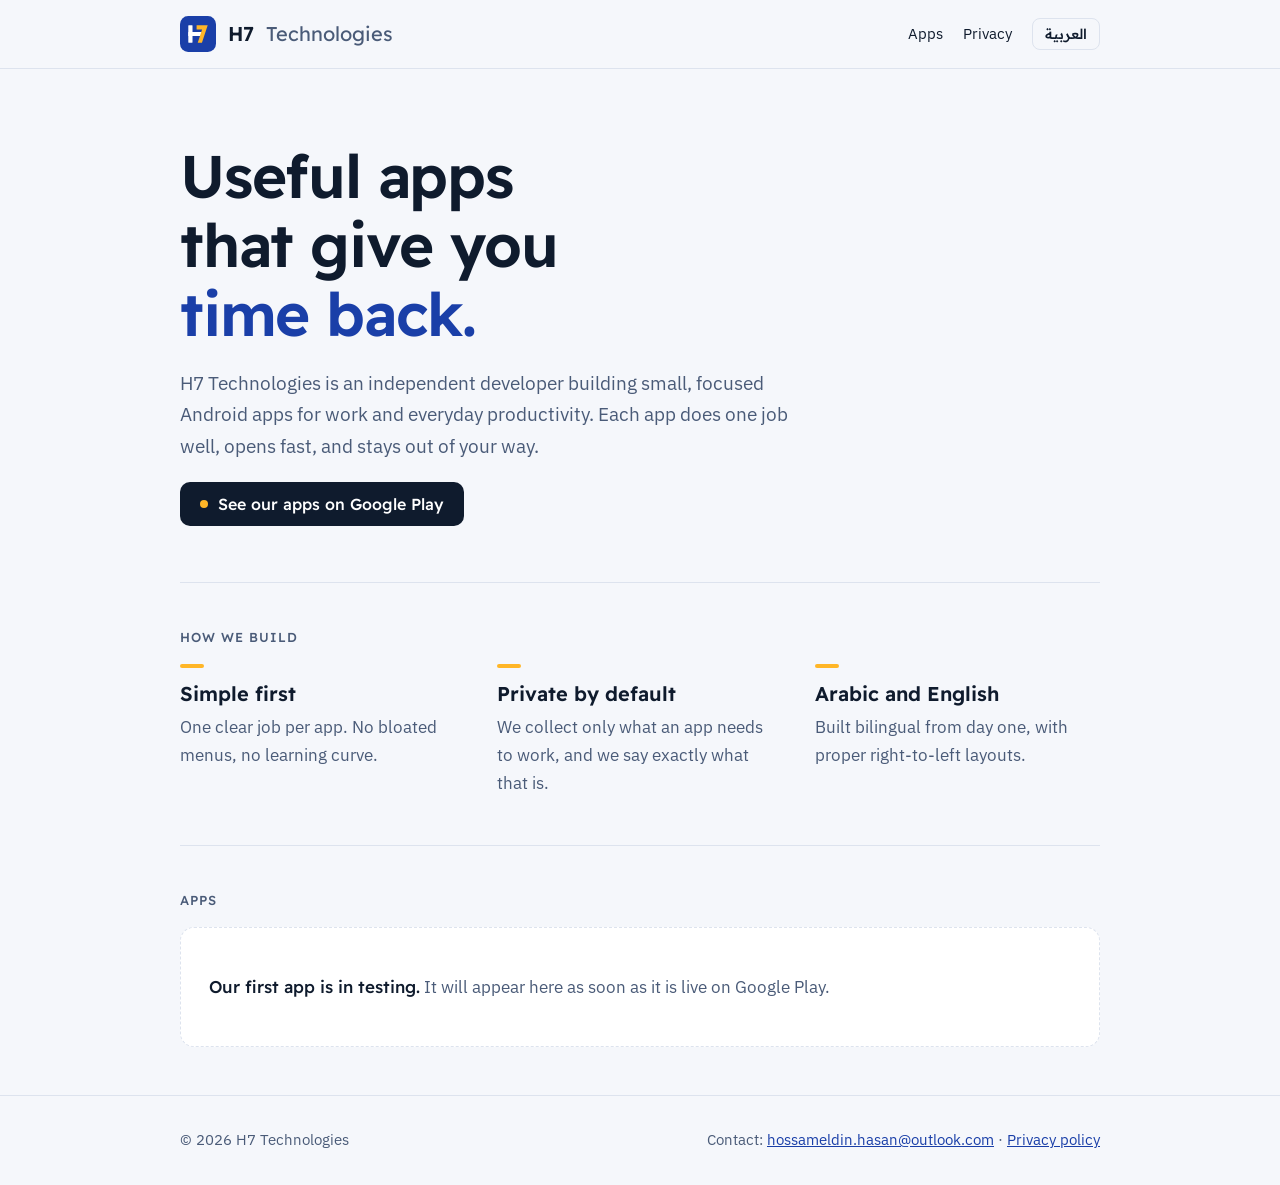
<file: index.html>
<!doctype html>
<html lang="en" dir="ltr">
<head>
<meta charset="utf-8">
<meta name="viewport" content="width=device-width, initial-scale=1">
<title>H7 Technologies</title>
<meta name="description" content="H7 Technologies builds simple, useful Android apps for work and everyday productivity.">
<meta property="og:title" content="H7 Technologies">
<meta property="og:description" content="Useful apps that give you time back.">
<meta property="og:image" content="assets/og-image.png">
<link rel="icon" href="assets/favicon.svg" type="image/svg+xml">
<link rel="apple-touch-icon" href="assets/icon-192.png">
<link rel="preconnect" href="https://fonts.googleapis.com">
<link rel="preconnect" href="https://fonts.gstatic.com" crossorigin>
<link rel="stylesheet" href="https://fonts.googleapis.com/css2?family=Readex+Pro:wght@400;500;600&family=IBM+Plex+Sans:wght@400;500&family=IBM+Plex+Sans+Arabic:wght@400;500&display=swap">
<link rel="stylesheet" href="assets/site.css">
<script src="assets/lang.js"></script>
</head>
<body>
<header class="bar">
  <div class="wrap">
    <a class="brand" href="./"><img src="assets/favicon.svg" alt="">H7<span>Technologies</span></a>
    <nav>
      <a class="hide-sm" href="#apps"><span class="en">Apps</span><span class="ar">التطبيقات</span></a>
      <a href="privacy.html"><span class="en">Privacy</span><span class="ar">الخصوصية</span></a>
      <button class="lang" type="button" data-lang-toggle><span class="en">العربية</span><span class="ar">English</span></button>
    </nav>
  </div>
</header>

<main class="wrap">
  <div class="hero">
    <h1 class="en">Useful apps that give you <em>time back.</em></h1>
    <h1 class="ar">تطبيقات مفيدة <em>توفّر وقتك.</em></h1>
    <p class="en">H7 Technologies is an independent developer building small, focused Android apps for work and everyday productivity. Each app does one job well, opens fast, and stays out of your way.</p>
    <p class="ar">H7 للتقنية مطوّر مستقل يبني تطبيقات أندرويد صغيرة ومركّزة للعمل والإنتاجية اليومية. كل تطبيق يؤدي مهمة واحدة بإتقان، يفتح بسرعة، ولا يزعجك.</p>
    <!-- Replace href with your Play developer page URL once your first app is live -->
    <a class="cta" href="https://play.google.com/store/apps/developer?id=H7+Technologies"><span class="dot"></span><span class="en">See our apps on Google Play</span><span class="ar">تطبيقاتنا على Google Play</span></a>
  </div>

  <section>
    <div class="eyebrow"><span class="en">How we build</span><span class="ar">كيف نبني</span></div>
    <div class="principles">
      <div>
        <h3 class="en">Simple first</h3><h3 class="ar">البساطة أولًا</h3>
        <p class="en">One clear job per app. No bloated menus, no learning curve.</p>
        <p class="ar">مهمة واحدة واضحة لكل تطبيق. بلا قوائم مزدحمة ولا وقت للتعلّم.</p>
      </div>
      <div>
        <h3 class="en">Private by default</h3><h3 class="ar">الخصوصية افتراضيًا</h3>
        <p class="en">We collect only what an app needs to work, and we say exactly what that is.</p>
        <p class="ar">نجمع فقط ما يحتاجه التطبيق ليعمل، ونوضّح ذلك بالتفصيل.</p>
      </div>
      <div>
        <h3 class="en">Arabic and English</h3><h3 class="ar">عربي وإنجليزي</h3>
        <p class="en">Built bilingual from day one, with proper right-to-left layouts.</p>
        <p class="ar">ثنائية اللغة من اليوم الأول، مع دعم صحيح للكتابة من اليمين لليسار.</p>
      </div>
    </div>
  </section>

  <section id="apps">
    <div class="eyebrow"><span class="en">Apps</span><span class="ar">التطبيقات</span></div>
    <div class="empty">
      <p class="en"><strong>Our first app is in testing.</strong> It will appear here as soon as it is live on Google Play.</p>
      <p class="ar"><strong>تطبيقنا الأول قيد الاختبار.</strong> سيظهر هنا فور نشره على Google Play.</p>
    </div>
  </section>
</main>

<footer>
  <div class="wrap">
    <span>© 2026 H7 Technologies</span>
    <span><span class="en">Contact:</span><span class="ar">تواصل معنا:</span> <a href="mailto:hossameldin.hasan@outlook.com">hossameldin.hasan@outlook.com</a> · <a href="privacy.html"><span class="en">Privacy policy</span><span class="ar">سياسة الخصوصية</span></a></span>
  </div>
</footer>
</body>
</html>
</file>
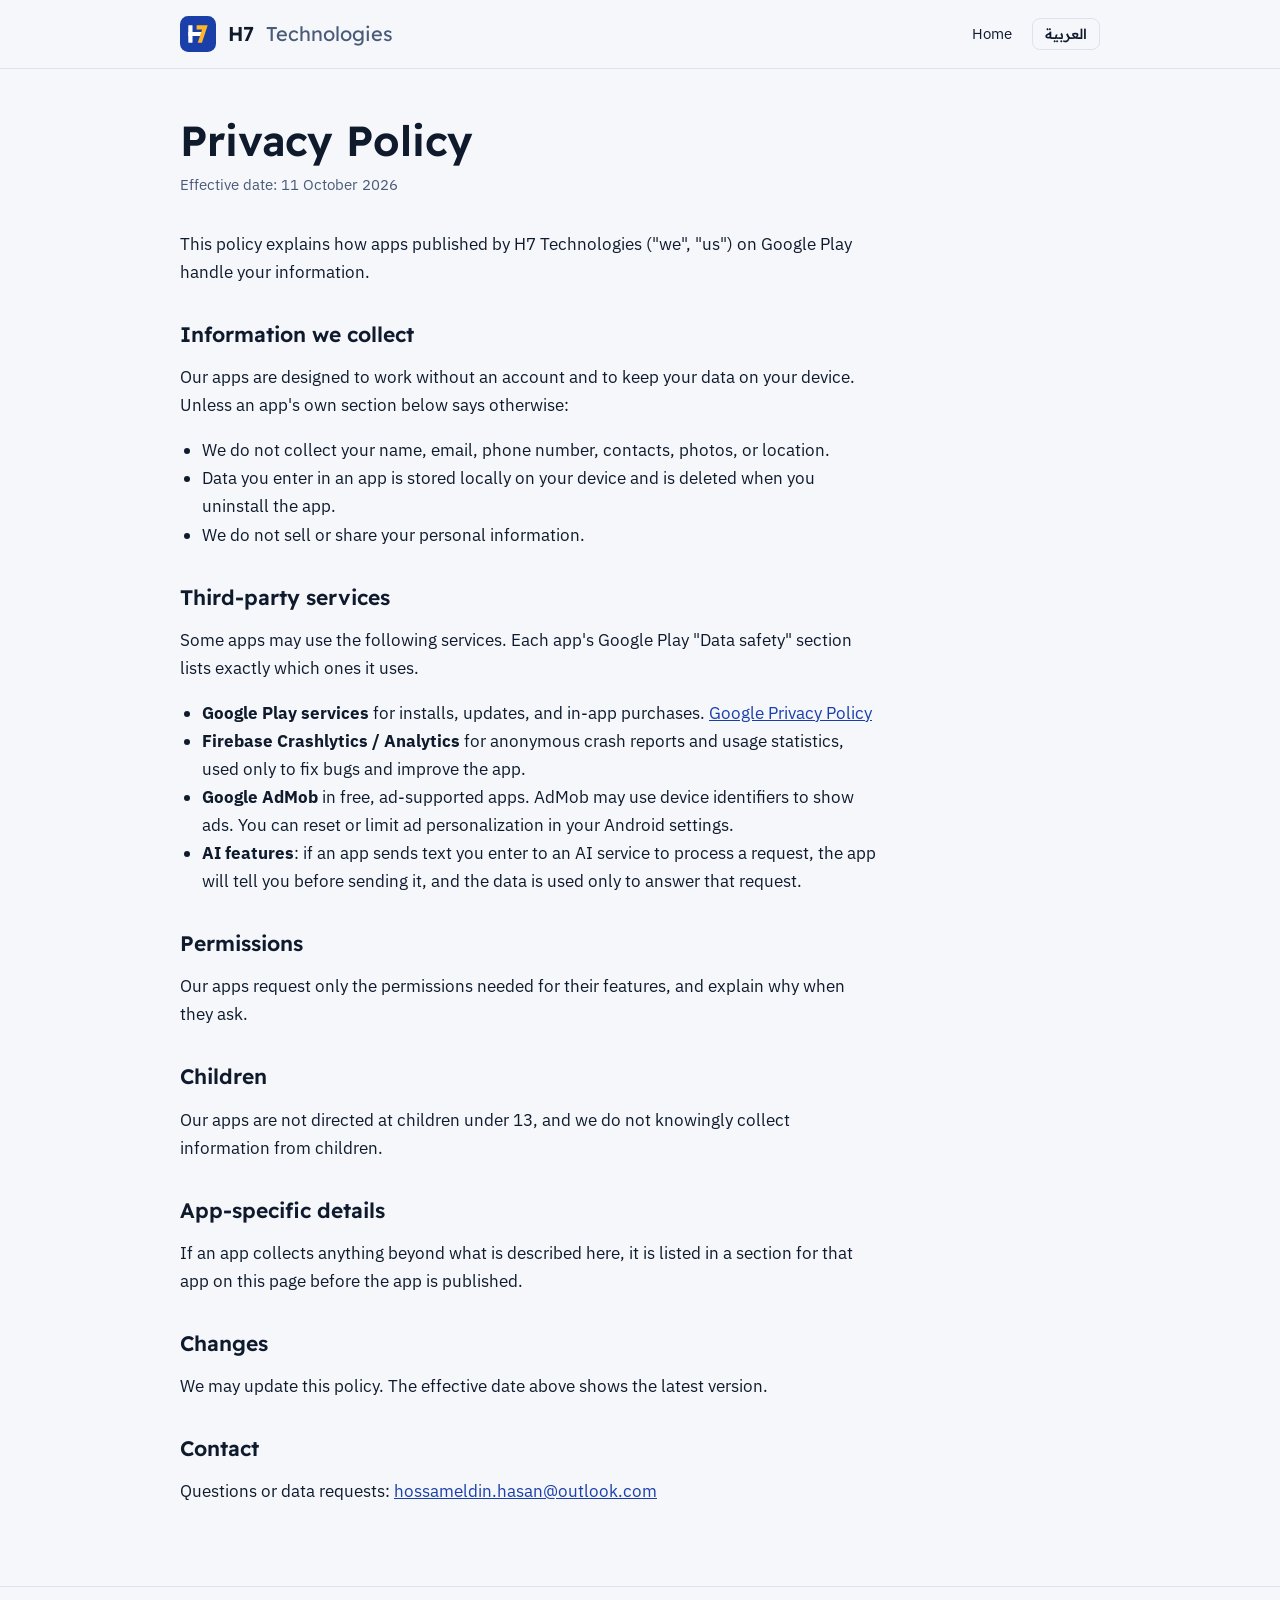
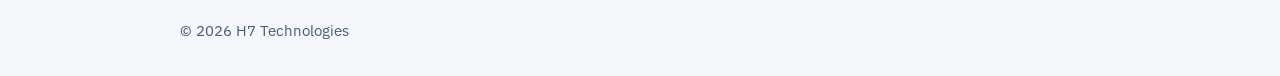
<file: privacy.html>
<!doctype html>
<html lang="en" dir="ltr">
<head>
<meta charset="utf-8">
<meta name="viewport" content="width=device-width, initial-scale=1">
<title>Privacy Policy · H7 Technologies</title>
<link rel="icon" href="assets/favicon.svg" type="image/svg+xml">
<link rel="preconnect" href="https://fonts.googleapis.com">
<link rel="preconnect" href="https://fonts.gstatic.com" crossorigin>
<link rel="stylesheet" href="https://fonts.googleapis.com/css2?family=Readex+Pro:wght@400;500;600&family=IBM+Plex+Sans:wght@400;500&family=IBM+Plex+Sans+Arabic:wght@400;500&display=swap">
<link rel="stylesheet" href="assets/site.css">
<script src="assets/lang.js"></script>
</head>
<body>
<header class="bar">
  <div class="wrap">
    <a class="brand" href="./"><img src="assets/favicon.svg" alt="">H7<span>Technologies</span></a>
    <nav>
      <a href="./"><span class="en">Home</span><span class="ar">الرئيسية</span></a>
      <button class="lang" type="button" data-lang-toggle><span class="en">العربية</span><span class="ar">English</span></button>
    </nav>
  </div>
</header>

<main class="wrap">
<article class="doc en">
  <h1>Privacy Policy</h1>
  <p class="meta">Effective date: 11 October 2026</p>
  <p>This policy explains how apps published by H7 Technologies ("we", "us") on Google Play handle your information.</p>

  <h2>Information we collect</h2>
  <p>Our apps are designed to work without an account and to keep your data on your device. Unless an app's own section below says otherwise:</p>
  <ul>
    <li>We do not collect your name, email, phone number, contacts, photos, or location.</li>
    <li>Data you enter in an app is stored locally on your device and is deleted when you uninstall the app.</li>
    <li>We do not sell or share your personal information.</li>
  </ul>

  <h2>Third-party services</h2>
  <p>Some apps may use the following services. Each app's Google Play "Data safety" section lists exactly which ones it uses.</p>
  <ul>
    <li><strong>Google Play services</strong> for installs, updates, and in-app purchases. <a href="https://policies.google.com/privacy">Google Privacy Policy</a></li>
    <li><strong>Firebase Crashlytics / Analytics</strong> for anonymous crash reports and usage statistics, used only to fix bugs and improve the app.</li>
    <li><strong>Google AdMob</strong> in free, ad-supported apps. AdMob may use device identifiers to show ads. You can reset or limit ad personalization in your Android settings.</li>
    <li><strong>AI features</strong>: if an app sends text you enter to an AI service to process a request, the app will tell you before sending it, and the data is used only to answer that request.</li>
  </ul>

  <h2>Permissions</h2>
  <p>Our apps request only the permissions needed for their features, and explain why when they ask.</p>

  <h2>Children</h2>
  <p>Our apps are not directed at children under 13, and we do not knowingly collect information from children.</p>

  <h2>App-specific details</h2>
  <p>If an app collects anything beyond what is described here, it is listed in a section for that app on this page before the app is published.</p>

  <h2>Changes</h2>
  <p>We may update this policy. The effective date above shows the latest version.</p>

  <h2>Contact</h2>
  <p>Questions or data requests: <a href="mailto:hossameldin.hasan@outlook.com">hossameldin.hasan@outlook.com</a></p>
</article>

<article class="doc ar">
  <h1>سياسة الخصوصية</h1>
  <p class="meta">تاريخ السريان: 11 أكتوبر 2026</p>
  <p>توضّح هذه السياسة كيف تتعامل التطبيقات التي تنشرها H7 للتقنية على Google Play مع معلوماتك.</p>

  <h2>المعلومات التي نجمعها</h2>
  <p>تطبيقاتنا مصمّمة لتعمل بدون حساب، وتحتفظ ببياناتك على جهازك. ما لم يذكر قسم التطبيق أدناه غير ذلك:</p>
  <ul>
    <li>لا نجمع اسمك أو بريدك الإلكتروني أو رقم هاتفك أو جهات اتصالك أو صورك أو موقعك.</li>
    <li>البيانات التي تُدخلها في التطبيق تُحفظ على جهازك فقط، وتُحذف عند إلغاء تثبيت التطبيق.</li>
    <li>لا نبيع معلوماتك الشخصية ولا نشاركها.</li>
  </ul>

  <h2>خدمات الطرف الثالث</h2>
  <p>قد تستخدم بعض التطبيقات الخدمات التالية. يوضّح قسم "أمان البيانات" لكل تطبيق على Google Play الخدمات التي يستخدمها بالتحديد.</p>
  <ul>
    <li><strong>خدمات Google Play</strong> للتثبيت والتحديثات والمشتريات داخل التطبيق. <a href="https://policies.google.com/privacy?hl=ar">سياسة خصوصية Google</a></li>
    <li><strong>Firebase Crashlytics / Analytics</strong> لتقارير الأعطال وإحصاءات الاستخدام المجهولة، وتُستخدم فقط لإصلاح الأخطاء وتحسين التطبيق.</li>
    <li><strong>Google AdMob</strong> في التطبيقات المجانية المدعومة بالإعلانات. قد يستخدم AdMob معرّفات الجهاز لعرض الإعلانات، ويمكنك إعادة ضبط تخصيص الإعلانات أو تقييده من إعدادات أندرويد.</li>
    <li><strong>ميزات الذكاء الاصطناعي</strong>: إذا أرسل التطبيق نصًا تكتبه إلى خدمة ذكاء اصطناعي لمعالجة طلبك، فسيخبرك قبل الإرسال، وتُستخدم البيانات فقط للرد على هذا الطلب.</li>
  </ul>

  <h2>الأذونات</h2>
  <p>تطلب تطبيقاتنا فقط الأذونات اللازمة لميزاتها، وتوضّح السبب عند الطلب.</p>

  <h2>الأطفال</h2>
  <p>تطبيقاتنا غير موجّهة للأطفال دون 13 عامًا، ولا نجمع عن عِلم أي معلومات منهم.</p>

  <h2>تفاصيل خاصة بكل تطبيق</h2>
  <p>إذا جمع أي تطبيق بيانات أكثر مما هو موضّح هنا، فستُذكر في قسم خاص بذلك التطبيق في هذه الصفحة قبل نشره.</p>

  <h2>التغييرات</h2>
  <p>قد نحدّث هذه السياسة، ويوضّح تاريخ السريان أعلاه أحدث نسخة.</p>

  <h2>التواصل</h2>
  <p>للاستفسارات أو طلبات البيانات: <a href="mailto:hossameldin.hasan@outlook.com">hossameldin.hasan@outlook.com</a></p>
</article>
</main>

<footer>
  <div class="wrap"><span>© 2026 H7 Technologies</span></div>
</footer>
</body>
</html>
</file>
<file: assets/site.css>
/* H7 Technologies site. Layout: single narrow column, header bar, sections stacked. */
:root {
  --ink: #0F1B2D;
  --cobalt: #1A3FA8;
  --sun: #FFB627;
  --paper: #F5F7FB;
  --surface: #FFFFFF;
  --slate: #4A5B78;
  --line: #DDE3EE;
  --bg: var(--paper);
  --fg: var(--ink);
  --muted: var(--slate);
  --link: var(--cobalt);
  --display: "Readex Pro", system-ui, sans-serif;
  --body: "IBM Plex Sans", "IBM Plex Sans Arabic", system-ui, sans-serif;
  --body-ar: "IBM Plex Sans Arabic", "Readex Pro", system-ui, sans-serif;
}
@media (prefers-color-scheme: dark) {
  :root { --bg: #0B1422; --surface: #13203A; --fg: #EEF2F9; --muted: #A9B6CC; --line: #24324D; --link: #7FA0FF; color-scheme: dark; }
}
* { box-sizing: border-box; }
html { -webkit-text-size-adjust: 100%; }
body { margin: 0; background: var(--bg); color: var(--fg); font: 17px/1.65 var(--body); }
html[lang="ar"] body { font-family: var(--body-ar); }
html[lang="ar"] .en, html[lang="en"] .ar { display: none !important; }
a { color: var(--link); }
a:focus-visible, button:focus-visible { outline: 3px solid var(--sun); outline-offset: 3px; border-radius: 4px; }
.wrap { max-width: 960px; margin: 0 auto; padding-inline: 20px; }
header.bar { border-bottom: 1px solid var(--line); }
header.bar .wrap { display: flex; align-items: center; justify-content: space-between; gap: 16px; padding-block: 16px; }
.brand { direction: ltr; display: flex; align-items: center; gap: 12px; text-decoration: none; color: var(--fg); font: 600 20px/1 var(--display); }
.brand img { width: 36px; height: 36px; }
.brand span { font-weight: 400; color: var(--muted); }
nav { display: flex; align-items: center; gap: 20px; font-size: 15px; }
nav a { color: var(--fg); text-decoration: none; }
nav a:hover { color: var(--link); }
.lang { font: 500 14px/1 var(--display); background: none; border: 1px solid var(--line); color: var(--fg); padding: 8px 12px; border-radius: 8px; cursor: pointer; }
h1, h2, h3 { font-family: var(--display); line-height: 1.15; text-wrap: balance; margin: 0; }
.hero { padding-block: 72px 56px; display: grid; gap: 20px; }
.hero h1 { font-size: clamp(36px, 6vw, 60px); font-weight: 600; letter-spacing: -0.02em; max-width: 14ch; }
html[lang="ar"] .hero h1 { letter-spacing: 0; max-width: 16ch; }
.hero h1 em { font-style: normal; color: var(--link); }
.hero p { margin: 0; max-width: 58ch; color: var(--muted); font-size: 19px; }
.cta { display: inline-flex; align-items: center; gap: 10px; width: fit-content; background: var(--ink); color: #fff; text-decoration: none; padding: 14px 20px; border-radius: 10px; font: 500 16px/1 var(--display); }
@media (prefers-color-scheme: dark) { .cta { background: var(--cobalt); } }
.cta .dot { width: 8px; height: 8px; border-radius: 50%; background: var(--sun); }
section { padding-block: 48px; border-top: 1px solid var(--line); }
.eyebrow { font: 500 13px/1 var(--display); letter-spacing: 0.08em; text-transform: uppercase; color: var(--muted); margin-bottom: 20px; }
html[lang="ar"] .eyebrow { letter-spacing: 0; }
.principles { display: grid; grid-template-columns: repeat(auto-fit, minmax(240px, 1fr)); gap: 32px; }
.principles h3 { font-size: 20px; font-weight: 600; margin-bottom: 8px; }
.principles p { margin: 0; color: var(--muted); }
.principles h3::before { content: ""; display: block; width: 24px; height: 4px; background: var(--sun); margin-bottom: 14px; border-radius: 2px; }
.empty { background: var(--surface); border: 1px dashed var(--line); border-radius: 14px; padding: 28px; color: var(--muted); }
.empty strong { color: var(--fg); font-family: var(--display); font-weight: 500; }
footer { border-top: 1px solid var(--line); padding-block: 32px; color: var(--muted); font-size: 15px; }
footer .wrap { display: flex; flex-wrap: wrap; justify-content: space-between; gap: 12px; }
/* Policy pages */
.doc { padding-block: 48px 64px; max-width: 70ch; }
.doc h1 { font-size: clamp(30px, 5vw, 42px); font-weight: 600; margin-bottom: 8px; }
.doc .meta { color: var(--muted); margin: 0 0 32px; font-size: 15px; }
.doc h2 { font-size: 21px; font-weight: 600; margin: 36px 0 10px; }
.doc p, .doc li { color: var(--fg); }
.doc ul { padding-inline-start: 22px; }
@media (max-width: 560px) { nav a.hide-sm { display: none; } .hero { padding-block: 48px 40px; } }
</file>
